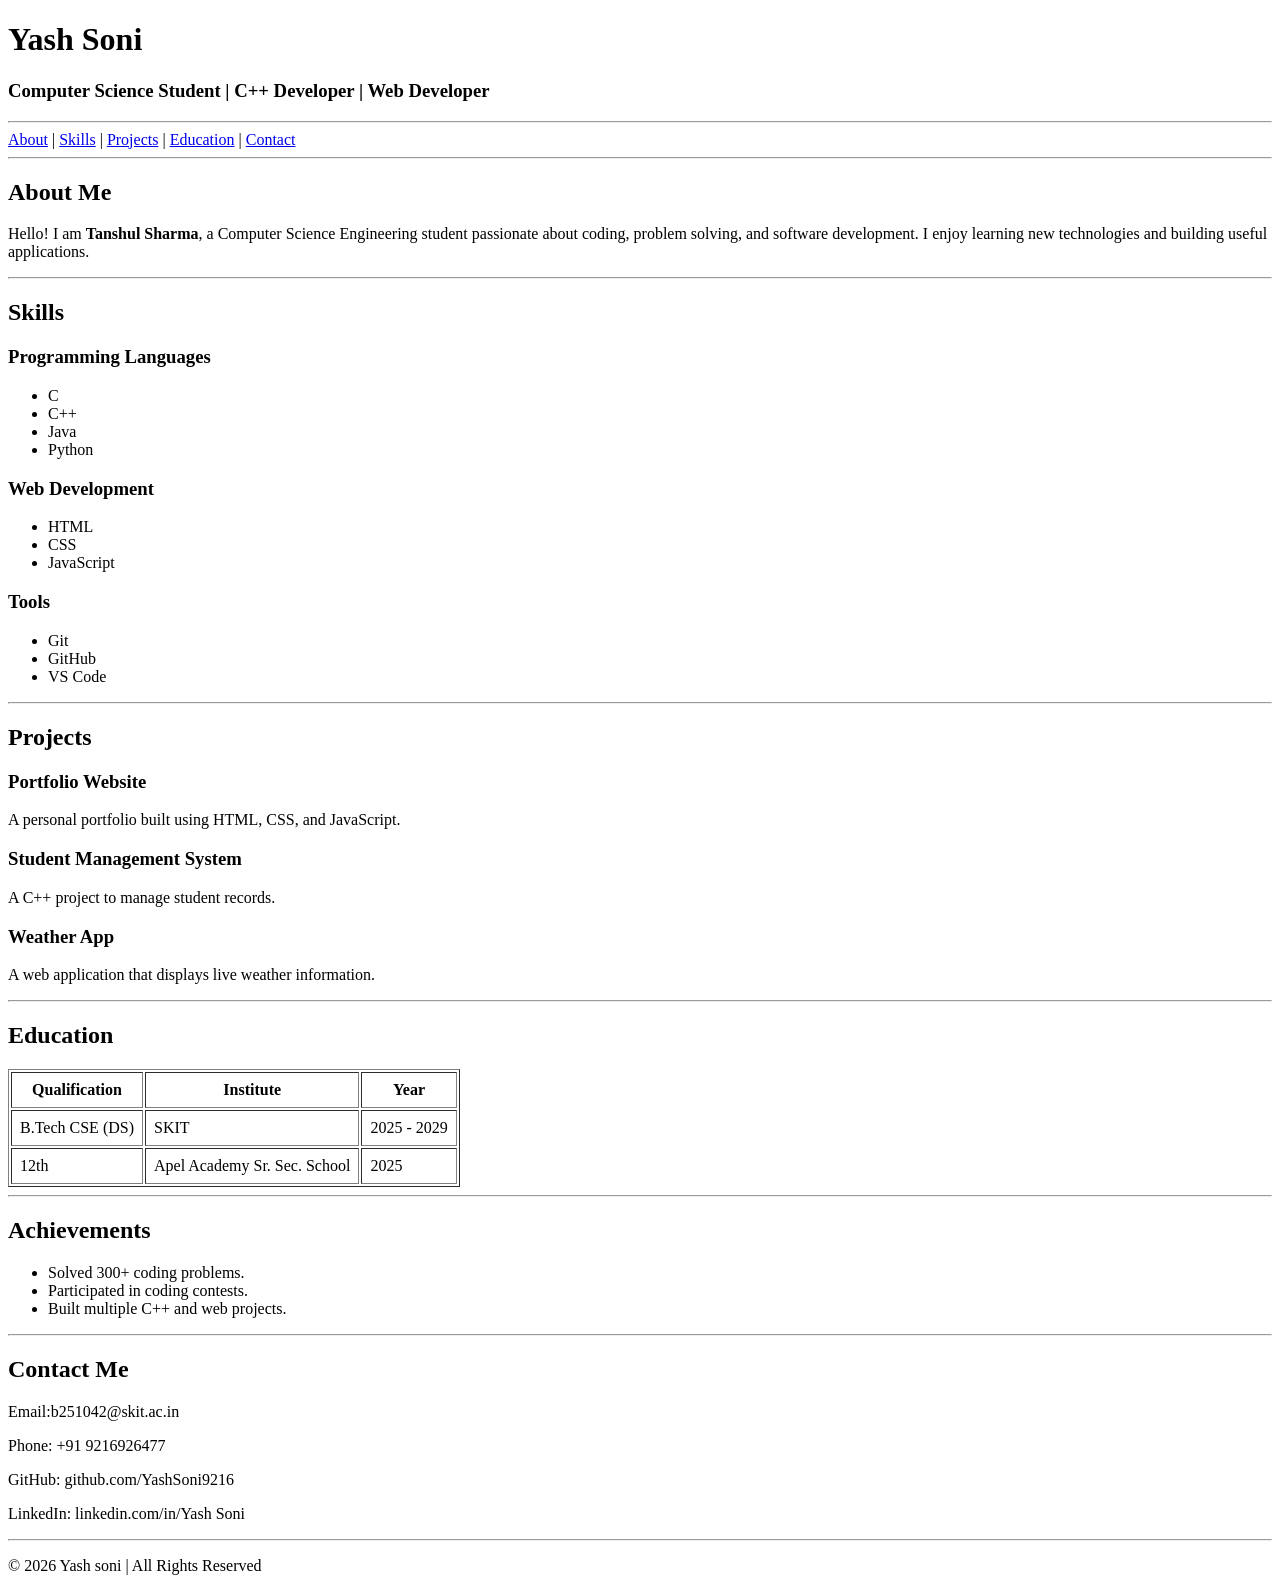
<file: Day 1/index.html>
<!DOCTYPE html>
<html lang="en">
<head>
    <meta charset="UTF-8">
    <meta name="viewport" content="width=device-width, initial-scale=1.0">
    <title>Portfolio</title>
</head>
<body>

    <header>
        <h1>Yash Soni</h1>
        <h3>Computer Science Student | C++ Developer | Web Developer</h3>
        <hr>

        <nav>
            <a href="#about">About</a> |
            <a href="#skills">Skills</a> |
            <a href="#projects">Projects</a> |
            <a href="#education">Education</a> |
            <a href="#contact">Contact</a>
        </nav>
    </header>

    <hr>

    <section id="about">
        <h2>About Me</h2>
        <p>
            Hello! I am <b>Tanshul Sharma</b>, a Computer Science Engineering
            student passionate about coding, problem solving, and software
            development. I enjoy learning new technologies and building useful
            applications.
        </p>
    </section>

    <hr>

    <section id="skills">
        <h2>Skills</h2>

        <h3>Programming Languages</h3>
        <ul>
            <li>C</li>
            <li>C++</li>
            <li>Java</li>
            <li>Python</li>
        </ul>

        <h3>Web Development</h3>
        <ul>
            <li>HTML</li>
            <li>CSS</li>
            <li>JavaScript</li>
        </ul>

        <h3>Tools</h3>
        <ul>
            <li>Git</li>
            <li>GitHub</li>
            <li>VS Code</li>
        </ul>
    </section>

    <hr>

    <section id="projects">
        <h2>Projects</h2>

        <article>
            <h3>Portfolio Website</h3>
            <p>A personal portfolio built using HTML, CSS, and JavaScript.</p>
        </article>

        <article>
            <h3>Student Management System</h3>
            <p>A C++ project to manage student records.</p>
        </article>

        <article>
            <h3>Weather App</h3>
            <p>A web application that displays live weather information.</p>
        </article>
    </section>

    <hr>

    <section id="education">
        <h2>Education</h2>

        <table border="1" cellpadding="8">
            <tr>
                <th>Qualification</th>
                <th>Institute</th>
                <th>Year</th>
            </tr>

            <tr>
                <td>B.Tech CSE (DS)</td>
                <td>SKIT</td>
                <td>2025 - 2029</td>
            </tr>

            <tr>
                <td>12th</td>
                <td>Apel Academy Sr. Sec. School</td>
                <td>2025</td>
            </tr>
        </table>
    </section>

    <hr>

    <section id="achievements">
        <h2>Achievements</h2>

        <ul>
            <li>Solved 300+ coding problems.</li>
            <li>Participated in coding contests.</li>
            <li>Built multiple C++ and web projects.</li>
        </ul>
    </section>

    <hr>

    <section id="contact">
        <h2>Contact Me</h2>

        <p>Email:b251042@skit.ac.in</p>
        <p>Phone: +91 9216926477</p>
        <p>GitHub: github.com/YashSoni9216</p>
        <p>LinkedIn: linkedin.com/in/Yash Soni</p>
    </section>

    <hr>

    <footer>
        <p>© 2026 Yash soni | All Rights Reserved</p>
    </footer>

</body>
</html>
</file>
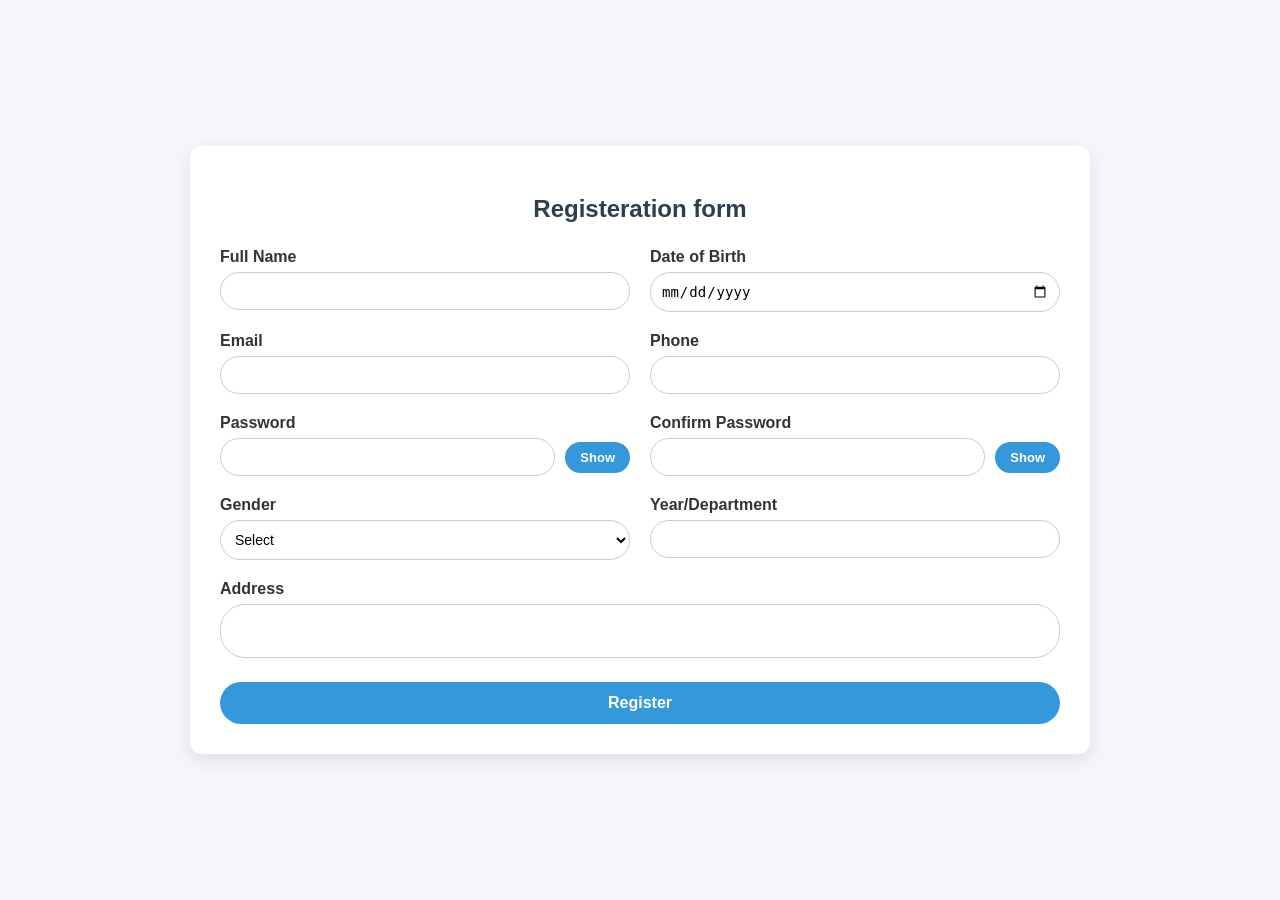
<file: Day 9/index.html>
<!DOCTYPE html>
<html lang="en">
<head>
  <meta charset="UTF-8">
  <title>Registration Form</title>
  <style>
    body {
      font-family: Arial, sans-serif;
      background: #f5f7fa; 
      display: flex;
      justify-content: center;
      align-items: center;
      height: 100vh; 
      margin: 0;
    }
    .form-container {
      background: #fff;
      padding: 30px;
      border-radius: 12px;
      box-shadow: 0 6px 20px rgba(0,0,0,0.1);
      width: 90%;
      max-width: 900px; 
      box-sizing: border-box;
    }
    .form-container h2 {
      text-align: center;
      color: #2c3e50;
      margin-bottom: 25px;
    }
    .form-grid {
      display: grid;
      grid-template-columns: repeat(2, 1fr); 
      gap: 20px;
    }
    label {
      display: block;
      margin-bottom: 6px;
      color: #333;
      font-weight: bold;
    }
    input, select, textarea {
      width: 100%;
      padding: 10px;
      border: 1px solid #ccc;
      border-radius: 25px; 
      background: #fff;
      font-size: 14px;
      box-sizing: border-box;
    }
    textarea {
      resize: none;
    }
    .full-width {
      grid-column: span 2; 
    }
    button {
      grid-column: span 2;
      padding: 12px;
      background: #3498db;
      color: white;
      border: none;
      border-radius: 25px;
      cursor: pointer;
      font-size: 16px;
      font-weight: bold;
    }
    button:hover {
      background: #2980b9;
    }
    
    .password-wrapper {
      display: flex;
      align-items: center;
      gap: 10px;
    }
    .password-wrapper input {
      flex: 1;
    }
    .toggle-btn {
      padding: 8px 15px;
      background: #3498db;
      color: white;
      border: none;
      border-radius: 25px;
      cursor: pointer;
      font-size: 13px;
      font-weight: bold;
    }
    .toggle-btn:hover {
      background: #2980b9;
    }
  </style>
</head>
<body>
  <div class="form-container">
    <h2>Registeration form</h2>
    <form action="submit.php" method="post">
      <div class="form-grid">
        <div>
          <label for="name">Full Name</label>
          <input type="text" id="name" name="name" required>
        </div>

        <div>
          <label for="dob">Date of Birth</label>
          <input type="date" id="dob" name="dob" required>
        </div>

        <div>
          <label for="email">Email</label>
          <input type="email" id="email" name="email" required>
        </div>

        <div>
          <label for="phone">Phone</label>
          <input type="tel" id="phone" name="phone" required>
        </div>

        <div>
          <label for="password">Password</label>
          <div class="password-wrapper">
            <input type="password" id="password" name="password" required>
            <button type="button" class="toggle-btn" onclick="togglePassword('password')">Show</button>
          </div>
        </div>

        <div>
          <label for="confirm">Confirm Password</label>
          <div class="password-wrapper">
            <input type="password" id="confirm" name="confirm" required>
            <button type="button" class="toggle-btn" onclick="togglePassword('confirm')">Show</button>
          </div>
        </div>

        <div>
          <label for="gender">Gender</label>
          <select id="gender" name="gender" required>
            <option value="">Select</option>
            <option value="male">Male</option>
            <option value="female">Female</option>
            <option value="other">Other</option>
          </select>
        </div>

        <div>
          <label for="department">Year/Department</label>
          <input type="text" id="department" name="department" required>
        </div>

        <div class="full-width">
          <label for="address">Address</label>
          <textarea id="address" name="address" rows="2" required></textarea>
        </div>

        <button type="submit">Register</button>
      </div>
    </form>
  </div>

  <script>
    function togglePassword(fieldId) {
      var input = document.getElementById(fieldId);
      var button = input.nextElementSibling;
      if (input.type === "password") {
        input.type = "text";
        button.textContent = "Hide";
      } else {
        input.type = "password";
        button.textContent = "Show";
      }
    }
  </script>
</body>
</html>
</file>
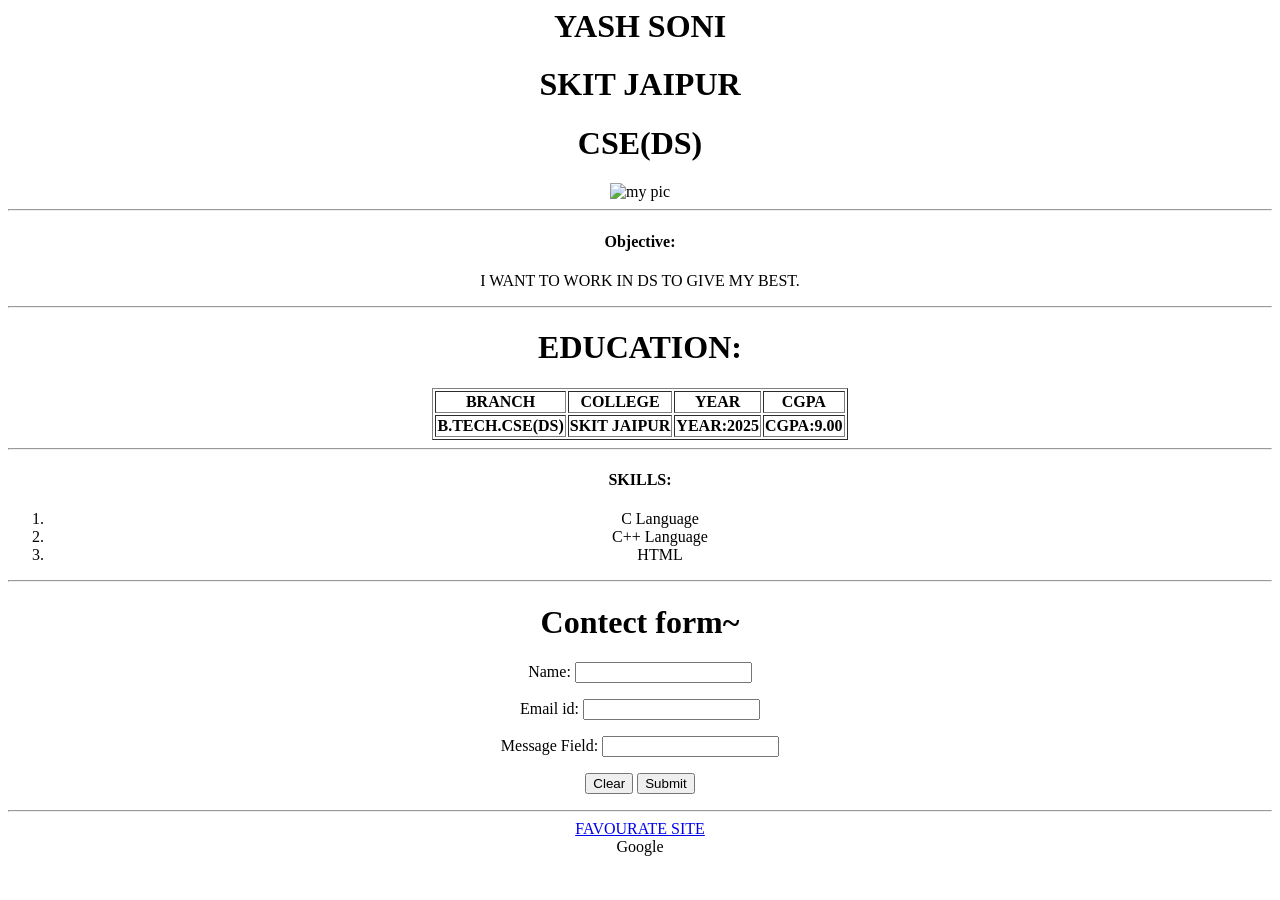
<file: first.html>
<html>
<head>
    <title>My first website</title>
</head>
<body>
    <center>
        <h1> YASH SONI </h1>
        <h1>SKIT JAIPUR</h1>
        <h1>CSE(DS)</h1>
        <img scr="image.png" alt="my pic"
    </center>
    <div>
        <hr>
        <h4>Objective:</h4>
        <p>
            I WANT TO WORK IN DS TO GIVE MY BEST.
        </p>
    </div>

    <table border="EDUCATION:">
        <hr>
        <h1>EDUCATION:</h1>
        <tr>
            <th>BRANCH</th>
            <th>COLLEGE</th>
            <th>YEAR</th>
            <th>CGPA</th>
        </tr>
        <tr>
            <th>B.TECH.CSE(DS)</th>
            <th>SKIT JAIPUR</th>
            <th>YEAR:2025</th>
            <th>CGPA:9.00</th>
        </tr>
        
    </table>

    <div>
        <hr>
        <h4>SKILLS:</h4>
        <ol>
            <li>C Language</li>
            <li>C++ Language</li>
            <li>HTML</li>
        </ol>
    </div>

    <form>
        <hr>
        <h1>Contect form~</h1>
        <p>Name: <input type="Yash"></p>
        <p>Email id: <input type="b251097skit@gmail.com"></p>
        <p>Message Field: <input type="**********"></p>
        <p><input type="button" value="Clear">
        <input type="submit"></p>
    </form>

    <hr>
    <a href="#first">FAVOURATE SITE</a>
    <br>
    <a href"https://www.google.com" target="">Google</a>
</file>
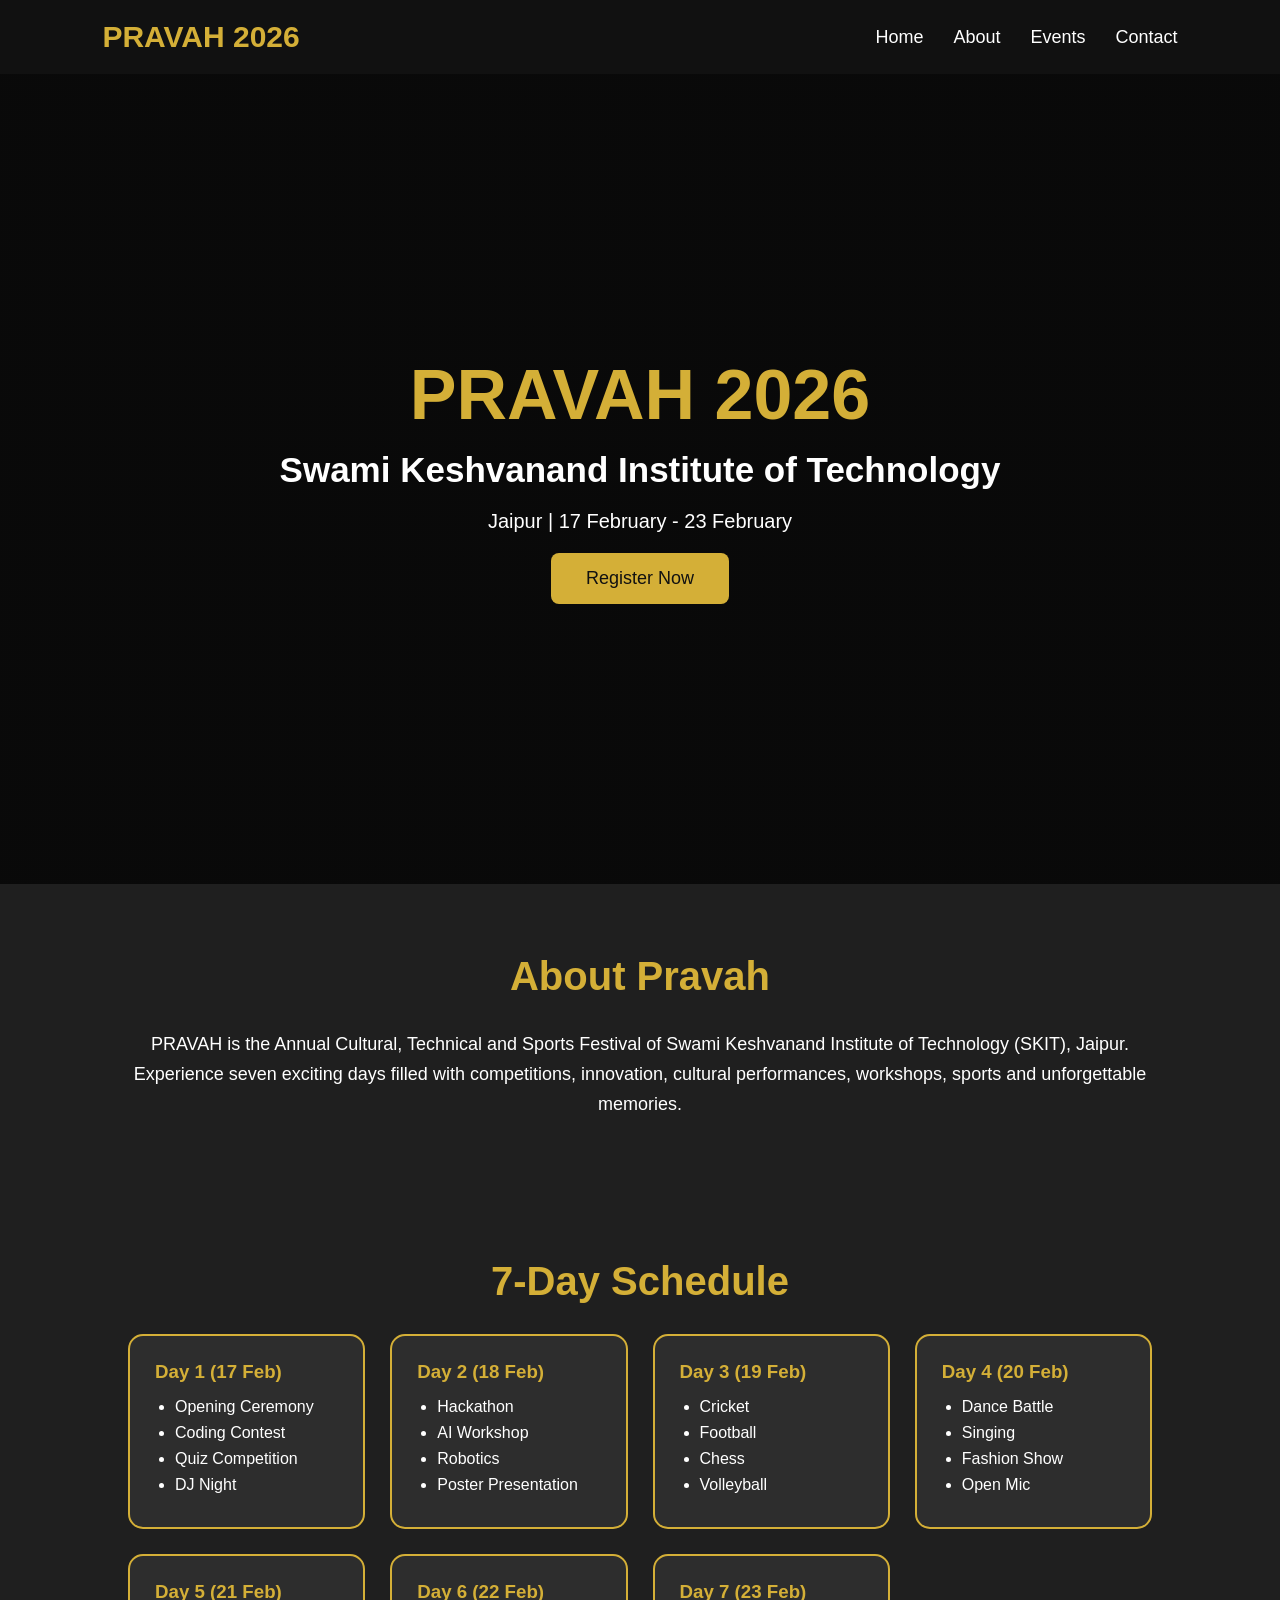
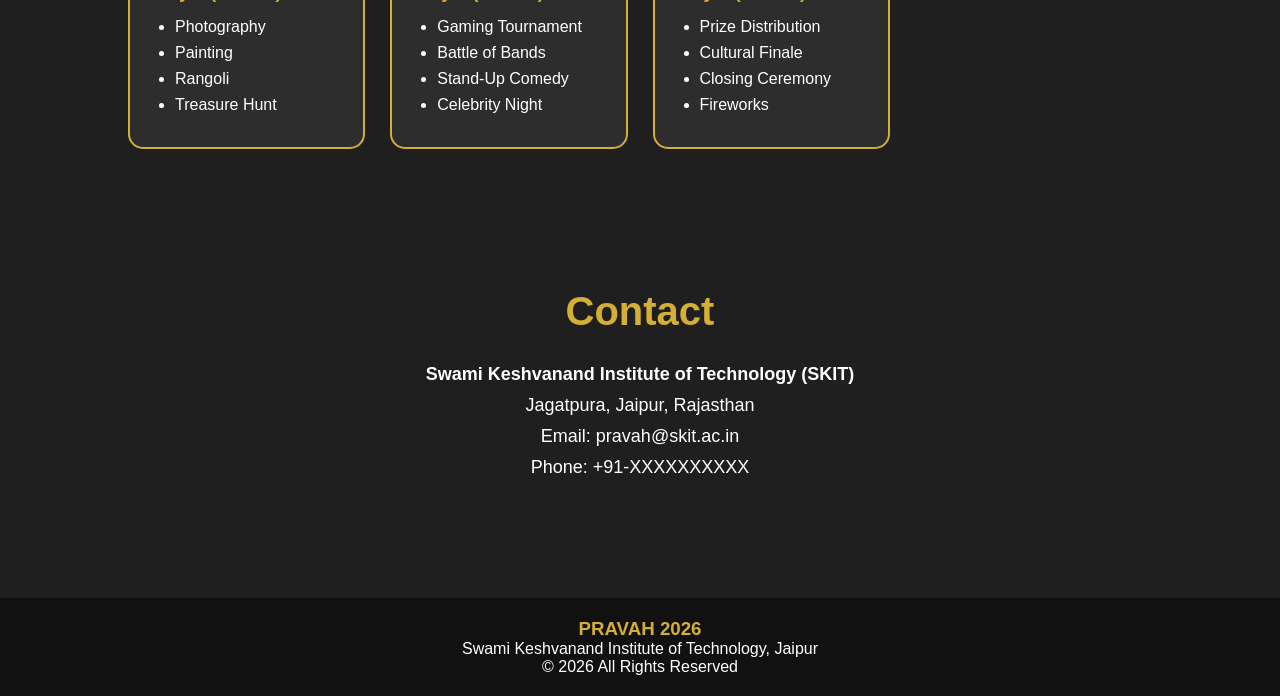
<file: Day 4/new.html>
<!DOCTYPE html>
<html lang="en">
<head>
<meta charset="UTF-8">
<meta name="viewport" content="width=device-width, initial-scale=1.0">
<title>PRAVAH 2026 | SKIT Jaipur</title>

<style>
*{
    margin:0;
    padding:0;
    box-sizing:border-box;
    font-family:Arial, Helvetica, sans-serif;
    scroll-behavior:smooth;
}

body{
    background:#1f1f1f;
    color:white;
}

/* Navbar */

nav{
    width:100%;
    background:#111;
    display:flex;
    justify-content:space-between;
    align-items:center;
    padding:20px 8%;
    position:sticky;
    top:0;
}

.logo{
    color:#d4af37;
    font-size:30px;
    font-weight:bold;
}

nav ul{
    display:flex;
    list-style:none;
}

nav ul li{
    margin-left:30px;
}

nav ul li a{
    color:white;
    text-decoration:none;
    font-size:18px;
    transition:.3s;
}

nav ul li a:hover{
    color:#d4af37;
}

/* Hero */

.hero{
    height:90vh;
    display:flex;
    justify-content:center;
    align-items:center;
    flex-direction:column;
    text-align:center;
    background:linear-gradient(rgba(0,0,0,.7),rgba(0,0,0,.7)),
    url("https://images.unsplash.com/photo-1511578314322-379afb476865?auto=format&fit=crop&w=1600&q=80");
    background-size:cover;
    background-position:center;
}

.hero h1{
    font-size:70px;
    color:#d4af37;
}

.hero h2{
    margin-top:15px;
    font-size:35px;
}

.hero p{
    margin:20px;
    font-size:20px;
}

button{
    padding:15px 35px;
    border:none;
    background:#d4af37;
    color:#111;
    font-size:18px;
    border-radius:8px;
    cursor:pointer;
    transition:.3s;
}

button:hover{
    background:white;
}

/* About */

section{
    padding:70px 10%;
}

.heading{
    color:#d4af37;
    text-align:center;
    font-size:40px;
    margin-bottom:30px;
}

.about p{
    text-align:center;
    line-height:30px;
    font-size:18px;
}

/* Days */

.days{
    display:grid;
    grid-template-columns:repeat(auto-fit,minmax(220px,1fr));
    gap:25px;
}

.card{
    background:#2d2d2d;
    padding:25px;
    border-radius:15px;
    border:2px solid #d4af37;
    transition:.4s;
}

.card:hover{
    transform:translateY(-10px);
    box-shadow:0 0 20px #d4af37;
}

.card h3{
    color:#d4af37;
    margin-bottom:15px;
}

.card ul{
    padding-left:20px;
}

.card li{
    margin:8px 0;
}

/* Contact */

.contact{
    text-align:center;
}

.contact p{
    margin:10px;
    font-size:18px;
}

/* Footer */

footer{
    background:#111;
    text-align:center;
    padding:20px;
    margin-top:40px;
}
</style>

</head>
<body>

<nav>

<div class="logo">PRAVAH 2026</div>

<ul>
<li><a href="#">Home</a></li>
<li><a href="#about">About</a></li>
<li><a href="#events">Events</a></li>
<li><a href="#contact">Contact</a></li>
</ul>

</nav>

<section class="hero">

<h1>PRAVAH 2026</h1>

<h2>Swami Keshvanand Institute of Technology</h2>

<p>Jaipur | 17 February - 23 February</p>

<button>Register Now</button>

</section>

<section id="about" class="about">

<h2 class="heading">About Pravah</h2>

<p>
PRAVAH is the Annual Cultural, Technical and Sports Festival of
Swami Keshvanand Institute of Technology (SKIT), Jaipur.
Experience seven exciting days filled with competitions,
innovation, cultural performances, workshops,
sports and unforgettable memories.
</p>

</section>

<section id="events">

<h2 class="heading">7-Day Schedule</h2>

<div class="days">

<div class="card">
<h3>Day 1 (17 Feb)</h3>
<ul>
<li>Opening Ceremony</li>
<li>Coding Contest</li>
<li>Quiz Competition</li>
<li>DJ Night</li>
</ul>
</div>

<div class="card">
<h3>Day 2 (18 Feb)</h3>
<ul>
<li>Hackathon</li>
<li>AI Workshop</li>
<li>Robotics</li>
<li>Poster Presentation</li>
</ul>
</div>

<div class="card">
<h3>Day 3 (19 Feb)</h3>
<ul>
<li>Cricket</li>
<li>Football</li>
<li>Chess</li>
<li>Volleyball</li>
</ul>
</div>

<div class="card">
<h3>Day 4 (20 Feb)</h3>
<ul>
<li>Dance Battle</li>
<li>Singing</li>
<li>Fashion Show</li>
<li>Open Mic</li>
</ul>
</div>

<div class="card">
<h3>Day 5 (21 Feb)</h3>
<ul>
<li>Photography</li>
<li>Painting</li>
<li>Rangoli</li>
<li>Treasure Hunt</li>
</ul>
</div>

<div class="card">
<h3>Day 6 (22 Feb)</h3>
<ul>
<li>Gaming Tournament</li>
<li>Battle of Bands</li>
<li>Stand-Up Comedy</li>
<li>Celebrity Night</li>
</ul>
</div>

<div class="card">
<h3>Day 7 (23 Feb)</h3>
<ul>
<li>Prize Distribution</li>
<li>Cultural Finale</li>
<li>Closing Ceremony</li>
<li>Fireworks</li>
</ul>
</div>

</div>

</section>

<section id="contact" class="contact">

<h2 class="heading">Contact</h2>

<p><strong>Swami Keshvanand Institute of Technology (SKIT)</strong></p>

<p>Jagatpura, Jaipur, Rajasthan</p>

<p>Email: pravah@skit.ac.in</p>

<p>Phone: +91-XXXXXXXXXX</p>

</section>

<footer>

<h3 style="color:#d4af37;">PRAVAH 2026</h3>

<p>Swami Keshvanand Institute of Technology, Jaipur</p>

<p>© 2026 All Rights Reserved</p>

</footer>

</body>
</html>
</file>
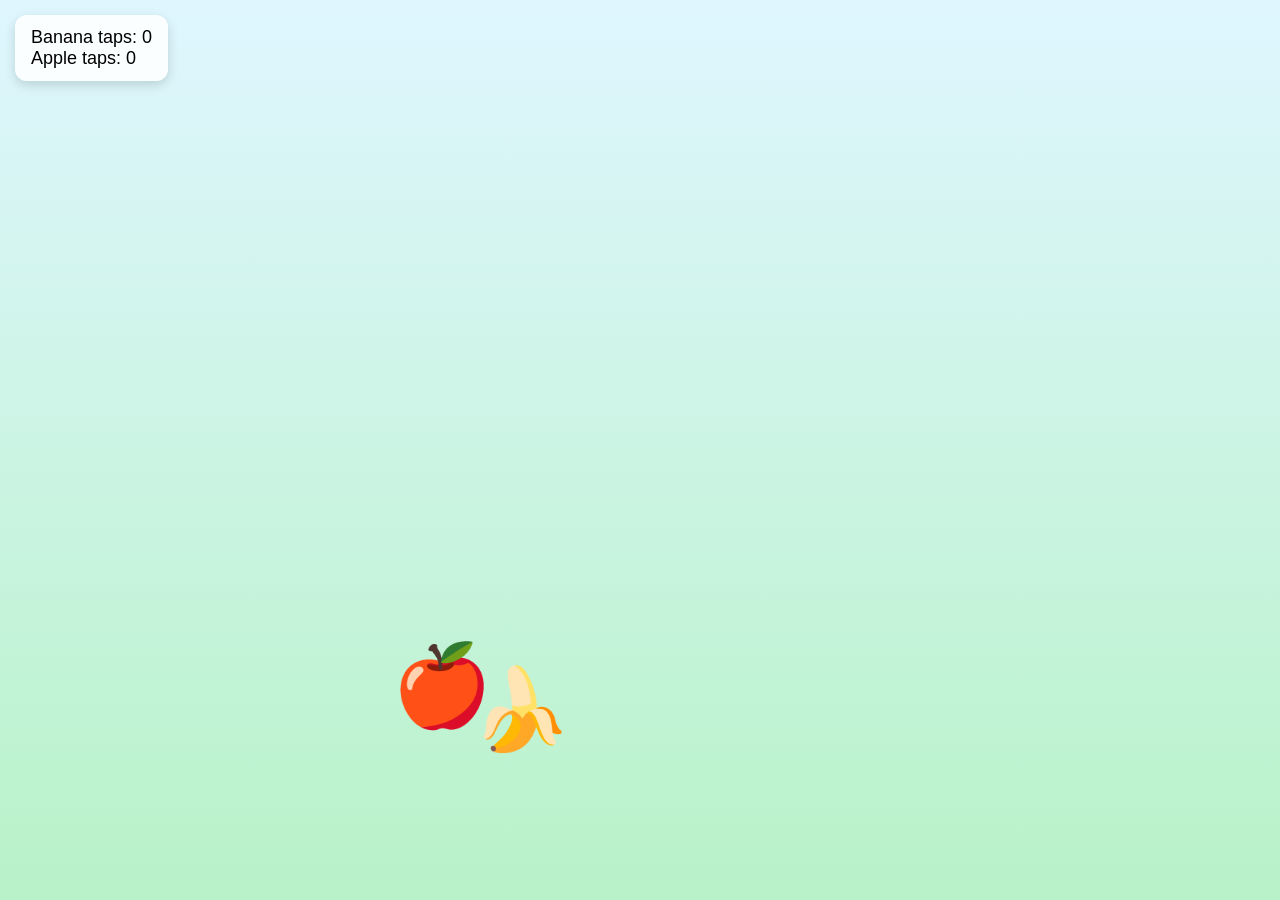
<file: Day 5/game.html>
<!DOCTYPE html>
<html lang="en">
<head>
  <meta charset="UTF-8" />
  <meta name="viewport" content="width=device-width, initial-scale=1.0" />
  <title>Banana Apple Tap Game</title>
  <style>
    * {
      box-sizing: border-box;
      margin: 0;
      padding: 0;
      font-family: Arial, sans-serif;
    }

    body {
      background: linear-gradient(to bottom, #dff6ff, #b8f2c8);
      overflow: hidden;
      height: 100vh;
    }

    .game-area {
      position: relative;
      width: 100vw;
      height: 100vh;
    }

    .fruit {
      position: absolute;
      display: flex;
      align-items: center;
      justify-content: center;
      cursor: pointer;
      user-select: none;
      transition: left 0.3s ease, top 0.3s ease, transform 0.2s ease;
    }

    .fruit:active {
      transform: scale(0.9);
    }

    .banana,
    .apple {
      font-size: 80px;
    }

    .info {
      position: fixed;
      top: 15px;
      left: 15px;
      background: rgba(255, 255, 255, 0.85);
      padding: 12px 16px;
      border-radius: 12px;
      box-shadow: 0 4px 12px rgba(0,0,0,0.15);
      font-size: 18px;
      z-index: 1000;
    }

    .message {
      position: fixed;
      top: 50%;
      left: 50%;
      transform: translate(-50%, -50%);
      background: rgba(255,255,255,0.95);
      padding: 20px 30px;
      border-radius: 16px;
      font-size: 28px;
      font-weight: bold;
      display: none;
      box-shadow: 0 6px 20px rgba(0,0,0,0.2);
      z-index: 1000;
      text-align: center;
    }

    .restart-btn {
      margin-top: 15px;
      padding: 10px 20px;
      font-size: 18px;
      border: none;
      border-radius: 10px;
      background: #4caf50;
      color: white;
      cursor: pointer;
    }

    .restart-btn:hover {
      background: #3d9442;
    }
  </style>
</head>
<body>
  <div class="info">
    <div>Banana taps: <span id="bananaCount">0</span></div>
    <div>Apple taps: <span id="appleCount">0</span></div>
  </div>

  <div class="game-area" id="gameArea">
    <div class="fruit banana" id="banana">🍌</div>
    <div class="fruit apple" id="apple">🍎</div>
  </div>

  <div class="message" id="gameMessage">
    Game Over! Both fruits disappeared.
    <br />
    <button class="restart-btn" onclick="restartGame()">Restart</button>
  </div>

  <script>
    const gameArea = document.getElementById("gameArea");
    const banana = document.getElementById("banana");
    const apple = document.getElementById("apple");

    const bananaCountEl = document.getElementById("bananaCount");
    const appleCountEl = document.getElementById("appleCount");
    const gameMessage = document.getElementById("gameMessage");

    const fruits = {
      banana: {
        el: banana,
        taps: 0,
        size: 80,
        maxTaps: Math.floor(Math.random() * 6) + 10 // 10 to 15
      },
      apple: {
        el: apple,
        taps: 0,
        size: 80,
        maxTaps: Math.floor(Math.random() * 6) + 10 // 10 to 15
      }
    };

    function randomPosition(element, size) {
      const maxX = window.innerWidth - size - 20;
      const maxY = window.innerHeight - size - 20;
      const x = Math.random() * maxX;
      const y = Math.random() * maxY;
      element.style.left = x + "px";
      element.style.top = y + "px";
    }

    function updateFruit(fruitName) {
      const fruit = fruits[fruitName];
      fruit.taps++;
      fruit.size -= 5;

      if (fruitName === "banana") {
        bananaCountEl.textContent = fruit.taps;
      } else {
        appleCountEl.textContent = fruit.taps;
      }

      if (fruit.taps >= fruit.maxTaps || fruit.size <= 20) {
        fruit.el.style.display = "none";
        checkGameOver();
        return;
      }

      fruit.el.style.fontSize = fruit.size + "px";
      randomPosition(fruit.el, fruit.size);
    }

    function checkGameOver() {
      const bananaGone = fruits.banana.el.style.display === "none";
      const appleGone = fruits.apple.el.style.display === "none";

      if (bananaGone && appleGone) {
        gameMessage.style.display = "block";
      }
    }

    banana.addEventListener("click", () => updateFruit("banana"));
    apple.addEventListener("click", () => updateFruit("apple"));

    function placeInitialFruits() {
      randomPosition(banana, fruits.banana.size);
      randomPosition(apple, fruits.apple.size);
    }

    function restartGame() {
      fruits.banana.taps = 0;
      fruits.apple.taps = 0;
      fruits.banana.size = 80;
      fruits.apple.size = 80;
      fruits.banana.maxTaps = Math.floor(Math.random() * 6) + 10;
      fruits.apple.maxTaps = Math.floor(Math.random() * 6) + 10;

      banana.style.display = "flex";
      apple.style.display = "flex";

      banana.style.fontSize = "80px";
      apple.style.fontSize = "80px";

      bananaCountEl.textContent = "0";
      appleCountEl.textContent = "0";

      gameMessage.style.display = "none";

      placeInitialFruits();
    }

    window.addEventListener("resize", placeInitialFruits);

    placeInitialFruits();
  </script>
</body>
</html>
</file>
